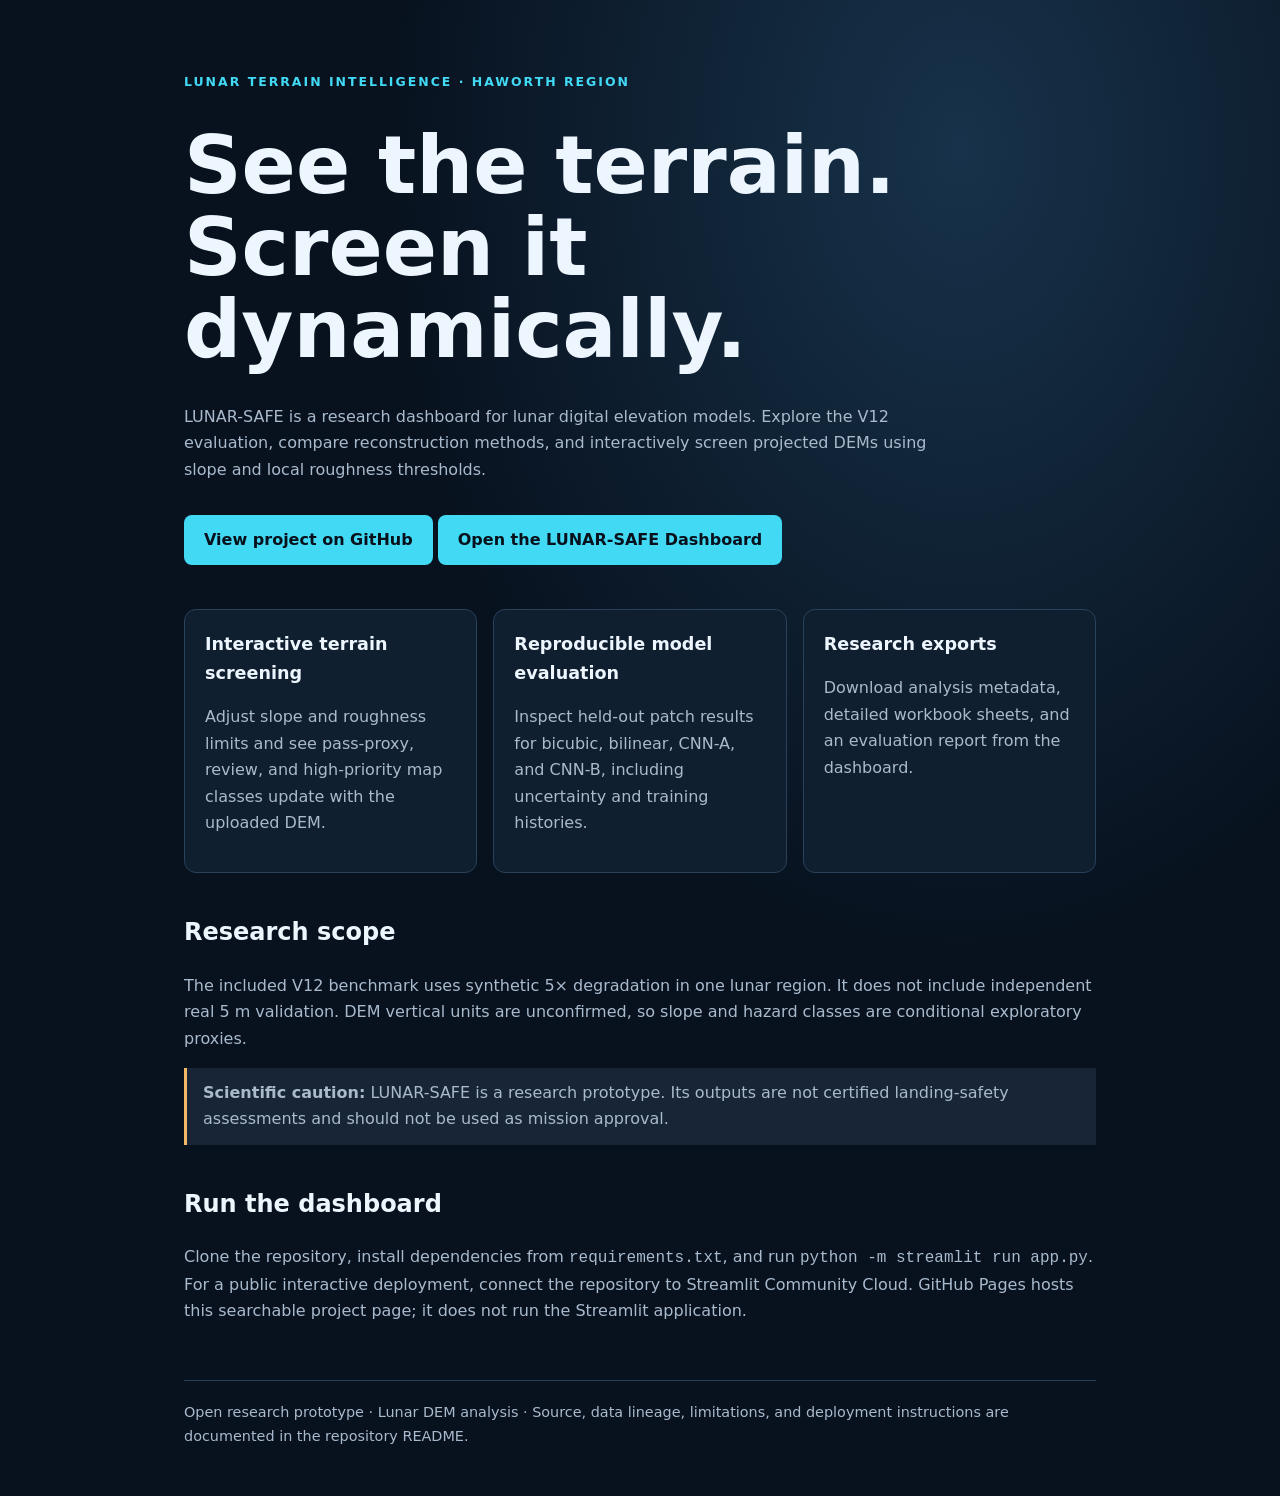
<file: docs/index.html>
<!doctype html>
<html lang="en">
<head>
  <meta charset="utf-8">
  <meta name="viewport" content="width=device-width, initial-scale=1">
  <title>LUNAR-SAFE | Lunar Terrain Analysis & Hazard Screening</title>
  <meta name="description" content="Explore the LUNAR-SAFE research dashboard for lunar terrain reconstruction, slope and roughness screening, CNN evaluation, and transparent scientific validation in the Haworth region.">
  <meta name="google-site-verification" content="mvGq3pThdh2jM39AWR6vU8wu_fD-6xH6eZBXpbDZe60" />
  <meta name="robots" content="index,follow,max-image-preview:large">
  <link rel="canonical" href="https://kiran300-cell.github.io/LUNAR-SAFE/">
  <meta property="og:url" content="https://kiran300-cell.github.io/LUNAR-SAFE/">
  <meta name="theme-color" content="#08121f">
  <meta property="og:type" content="website">
  <meta property="og:title" content="LUNAR-SAFE | Lunar Terrain Analysis">
  <meta property="og:description" content="A research dashboard for lunar DEM reconstruction, interactive terrain screening, and reproducible CNN evaluation.">
  <meta name="twitter:card" content="summary_large_image">
  <script type="application/ld+json">
  {"@context":"https://schema.org","@type":"SoftwareApplication","name":"LUNAR-SAFE","applicationCategory":"Science","operatingSystem":"Web","description":"Research dashboard for lunar terrain reconstruction, interactive slope and roughness screening, and validation of CNN-based DEM super-resolution."}
  </script>
  <style>
    :root{color-scheme:dark;--bg:#08121f;--panel:#101f30;--text:#edf5ff;--muted:#a9bacd;--cyan:#42d9f5;--gold:#f2b866}
    *{box-sizing:border-box}body{margin:0;background:radial-gradient(ellipse at 75% 10%,#17324a 0,transparent 42%),var(--bg);color:var(--text);font:16px/1.65 system-ui,Segoe UI,sans-serif}
    main{max-width:960px;margin:0 auto;padding:72px 24px 48px}header{max-width:760px} .eyebrow{color:var(--cyan);letter-spacing:.16em;text-transform:uppercase;font-size:.78rem;font-weight:700}h1{font-size:clamp(2.6rem,7vw,5rem);line-height:1.03;margin:.4em 0}h2{margin-top:2.5rem}p{color:var(--muted)}.cta{display:inline-block;background:var(--cyan);color:#06111b;padding:12px 20px;border-radius:8px;text-decoration:none;font-weight:750;margin:16px 0}.grid{display:grid;grid-template-columns:repeat(auto-fit,minmax(220px,1fr));gap:16px;margin:28px 0}.card{background:var(--panel);border:1px solid #29415a;border-radius:12px;padding:20px}.card h2{font-size:1.1rem;margin:0 0 8px}.note{border-left:3px solid var(--gold);padding:12px 16px;background:#172536}footer{margin-top:56px;border-top:1px solid #29415a;padding-top:20px;color:var(--muted);font-size:.9rem}a{color:var(--cyan)}
  </style>
</head>
<body><main>
  <header>
    <div class="eyebrow">Lunar terrain intelligence · Haworth region</div>
    <h1>See the terrain.<br>Screen it dynamically.</h1>
    <p>LUNAR-SAFE is a research dashboard for lunar digital elevation models. Explore the V12 evaluation, compare reconstruction methods, and interactively screen projected DEMs using slope and local roughness thresholds.</p>
   <a class="cta" href="https://github.com/Kiran300-cell/LUNAR-SAFE">View project on GitHub</a>
<a class="cta" href="https://lunar-safe-huaiukfvrtxukn2uzapl7v.streamlit.app" target="_blank" rel="noopener">
  Open the LUNAR-SAFE Dashboard
</a>
  </header>
  <section class="grid" aria-label="Dashboard capabilities">
    <article class="card"><h2>Interactive terrain screening</h2><p>Adjust slope and roughness limits and see pass-proxy, review, and high-priority map classes update with the uploaded DEM.</p></article>
    <article class="card"><h2>Reproducible model evaluation</h2><p>Inspect held-out patch results for bicubic, bilinear, CNN-A, and CNN-B, including uncertainty and training histories.</p></article>
    <article class="card"><h2>Research exports</h2><p>Download analysis metadata, detailed workbook sheets, and an evaluation report from the dashboard.</p></article>
  </section>
  <h2>Research scope</h2>
  <p>The included V12 benchmark uses synthetic 5× degradation in one lunar region. It does not include independent real 5 m validation. DEM vertical units are unconfirmed, so slope and hazard classes are conditional exploratory proxies.</p>
  <p class="note"><strong>Scientific caution:</strong> LUNAR-SAFE is a research prototype. Its outputs are not certified landing-safety assessments and should not be used as mission approval.</p>
  <h2>Run the dashboard</h2>
  <p>Clone the repository, install dependencies from <code>requirements.txt</code>, and run <code>python -m streamlit run app.py</code>. For a public interactive deployment, connect the repository to Streamlit Community Cloud. GitHub Pages hosts this searchable project page; it does not run the Streamlit application.</p>
  <footer>Open research prototype · Lunar DEM analysis · Source, data lineage, limitations, and deployment instructions are documented in the repository README.</footer>
</main></body></html>
</file>
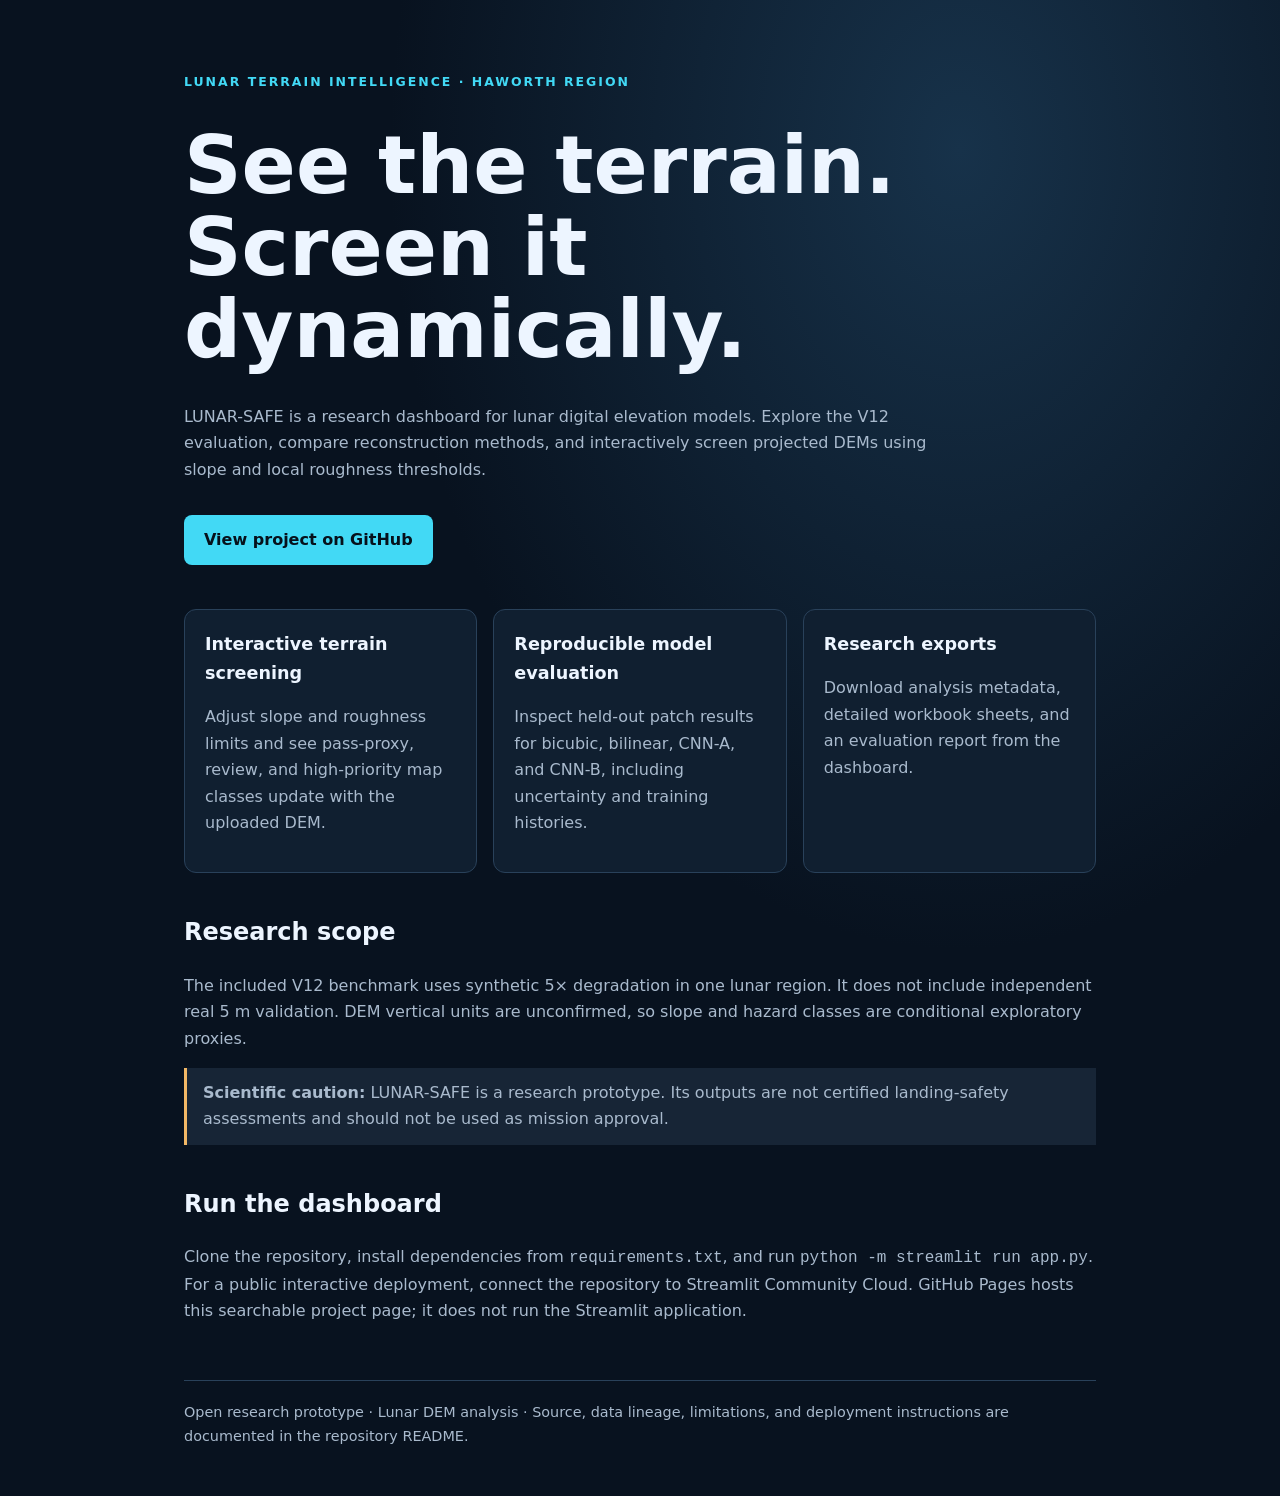
<file: docs\index.html>
<!doctype html>
<html lang="en">
<head>
  <meta charset="utf-8">
  <meta name="viewport" content="width=device-width, initial-scale=1">
  <title>LUNAR-SAFE | Lunar Terrain Analysis & Hazard Screening</title>
  <meta name="description" content="Explore the LUNAR-SAFE research dashboard for lunar terrain reconstruction, slope and roughness screening, CNN evaluation, and transparent scientific validation in the Haworth region.">
  <meta name="robots" content="index,follow,max-image-preview:large">
  <link rel="canonical" href="https://kiran300-cell.github.io/LUNAR-SAFE/">
  <meta property="og:url" content="https://kiran300-cell.github.io/LUNAR-SAFE/">
  <meta name="theme-color" content="#08121f">
  <meta property="og:type" content="website">
  <meta property="og:title" content="LUNAR-SAFE | Lunar Terrain Analysis">
  <meta property="og:description" content="A research dashboard for lunar DEM reconstruction, interactive terrain screening, and reproducible CNN evaluation.">
  <meta name="twitter:card" content="summary_large_image">
  <script type="application/ld+json">
  {"@context":"https://schema.org","@type":"SoftwareApplication","name":"LUNAR-SAFE","applicationCategory":"Science","operatingSystem":"Web","description":"Research dashboard for lunar terrain reconstruction, interactive slope and roughness screening, and validation of CNN-based DEM super-resolution."}
  </script>
  <style>
    :root{color-scheme:dark;--bg:#08121f;--panel:#101f30;--text:#edf5ff;--muted:#a9bacd;--cyan:#42d9f5;--gold:#f2b866}
    *{box-sizing:border-box}body{margin:0;background:radial-gradient(ellipse at 75% 10%,#17324a 0,transparent 42%),var(--bg);color:var(--text);font:16px/1.65 system-ui,Segoe UI,sans-serif}
    main{max-width:960px;margin:0 auto;padding:72px 24px 48px}header{max-width:760px} .eyebrow{color:var(--cyan);letter-spacing:.16em;text-transform:uppercase;font-size:.78rem;font-weight:700}h1{font-size:clamp(2.6rem,7vw,5rem);line-height:1.03;margin:.4em 0}h2{margin-top:2.5rem}p{color:var(--muted)}.cta{display:inline-block;background:var(--cyan);color:#06111b;padding:12px 20px;border-radius:8px;text-decoration:none;font-weight:750;margin:16px 0}.grid{display:grid;grid-template-columns:repeat(auto-fit,minmax(220px,1fr));gap:16px;margin:28px 0}.card{background:var(--panel);border:1px solid #29415a;border-radius:12px;padding:20px}.card h2{font-size:1.1rem;margin:0 0 8px}.note{border-left:3px solid var(--gold);padding:12px 16px;background:#172536}footer{margin-top:56px;border-top:1px solid #29415a;padding-top:20px;color:var(--muted);font-size:.9rem}a{color:var(--cyan)}
  </style>
</head>
<body><main>
  <header>
    <div class="eyebrow">Lunar terrain intelligence · Haworth region</div>
    <h1>See the terrain.<br>Screen it dynamically.</h1>
    <p>LUNAR-SAFE is a research dashboard for lunar digital elevation models. Explore the V12 evaluation, compare reconstruction methods, and interactively screen projected DEMs using slope and local roughness thresholds.</p>
    <a class="cta" href="https://github.com/Kiran300-cell/LUNAR-SAFE">View project on GitHub</a>
  </header>
  <section class="grid" aria-label="Dashboard capabilities">
    <article class="card"><h2>Interactive terrain screening</h2><p>Adjust slope and roughness limits and see pass-proxy, review, and high-priority map classes update with the uploaded DEM.</p></article>
    <article class="card"><h2>Reproducible model evaluation</h2><p>Inspect held-out patch results for bicubic, bilinear, CNN-A, and CNN-B, including uncertainty and training histories.</p></article>
    <article class="card"><h2>Research exports</h2><p>Download analysis metadata, detailed workbook sheets, and an evaluation report from the dashboard.</p></article>
  </section>
  <h2>Research scope</h2>
  <p>The included V12 benchmark uses synthetic 5× degradation in one lunar region. It does not include independent real 5 m validation. DEM vertical units are unconfirmed, so slope and hazard classes are conditional exploratory proxies.</p>
  <p class="note"><strong>Scientific caution:</strong> LUNAR-SAFE is a research prototype. Its outputs are not certified landing-safety assessments and should not be used as mission approval.</p>
  <h2>Run the dashboard</h2>
  <p>Clone the repository, install dependencies from <code>requirements.txt</code>, and run <code>python -m streamlit run app.py</code>. For a public interactive deployment, connect the repository to Streamlit Community Cloud. GitHub Pages hosts this searchable project page; it does not run the Streamlit application.</p>
  <footer>Open research prototype · Lunar DEM analysis · Source, data lineage, limitations, and deployment instructions are documented in the repository README.</footer>
</main></body></html>
</file>
